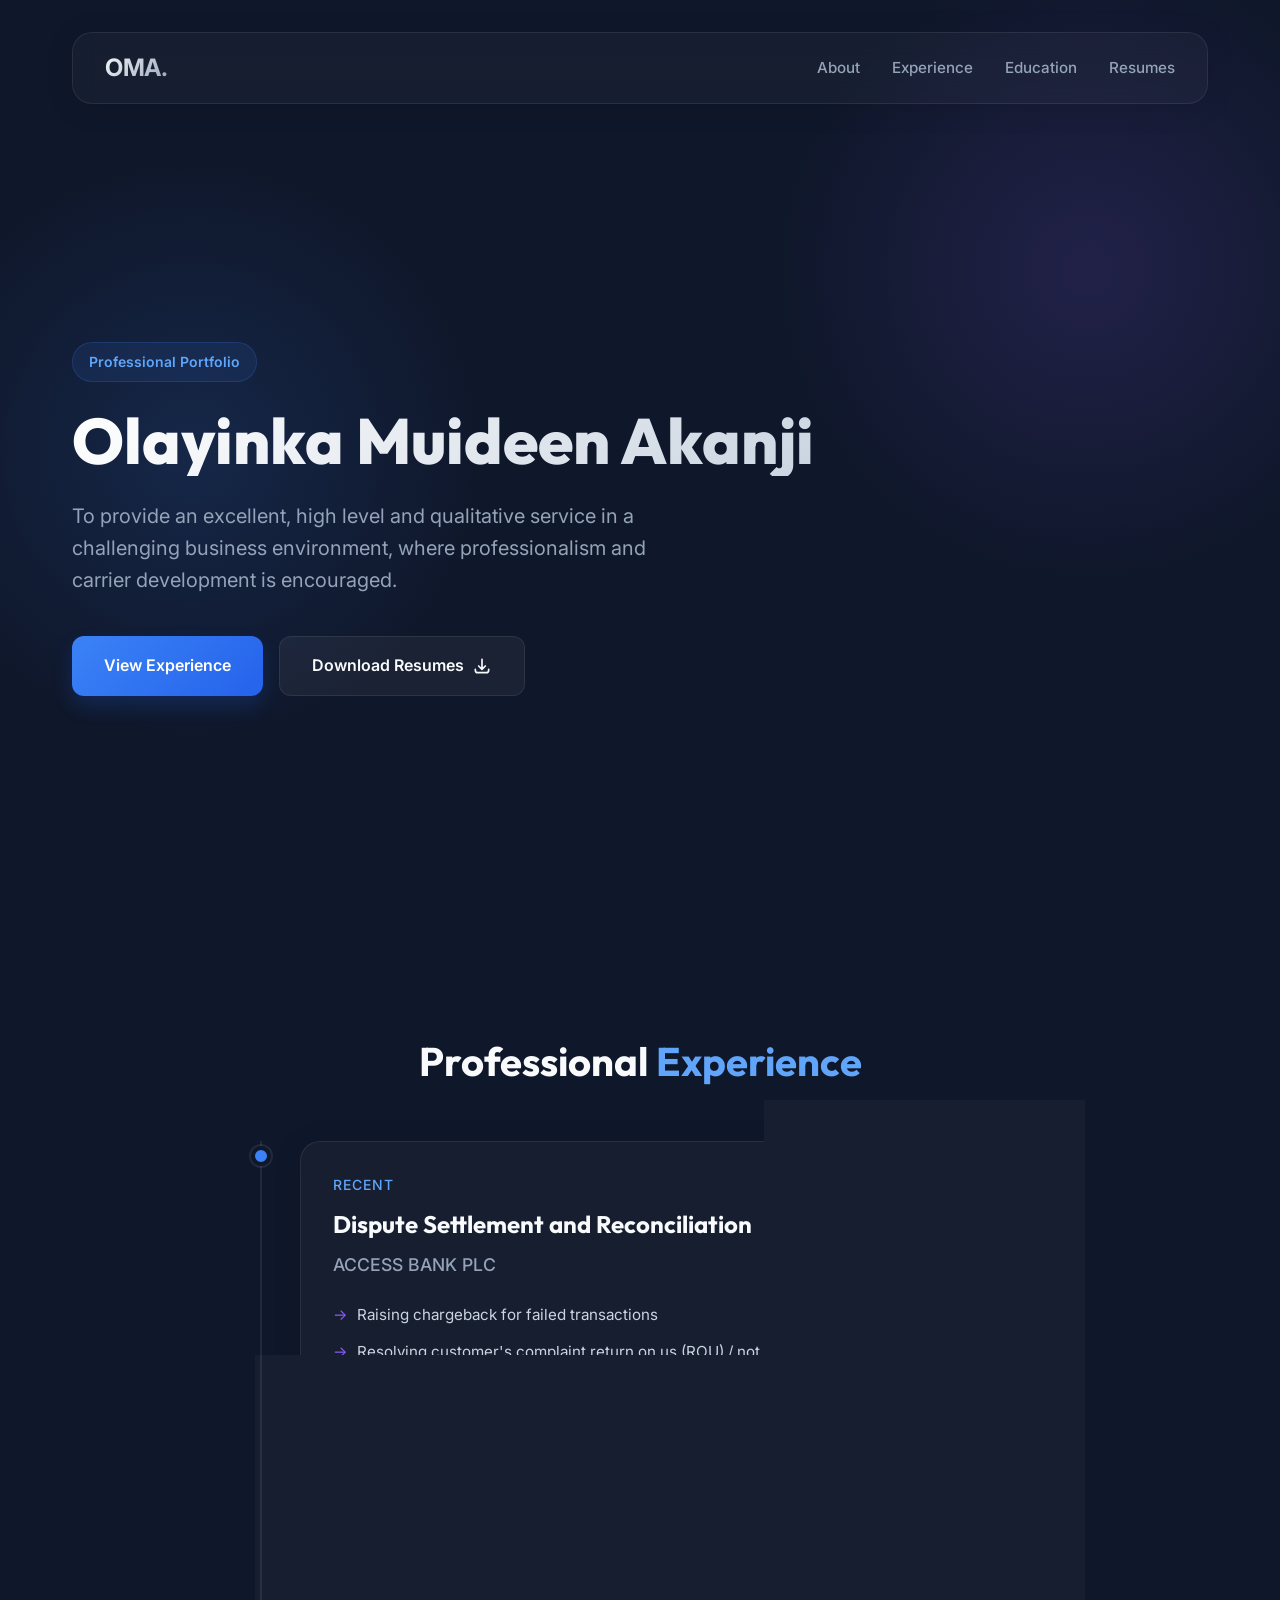
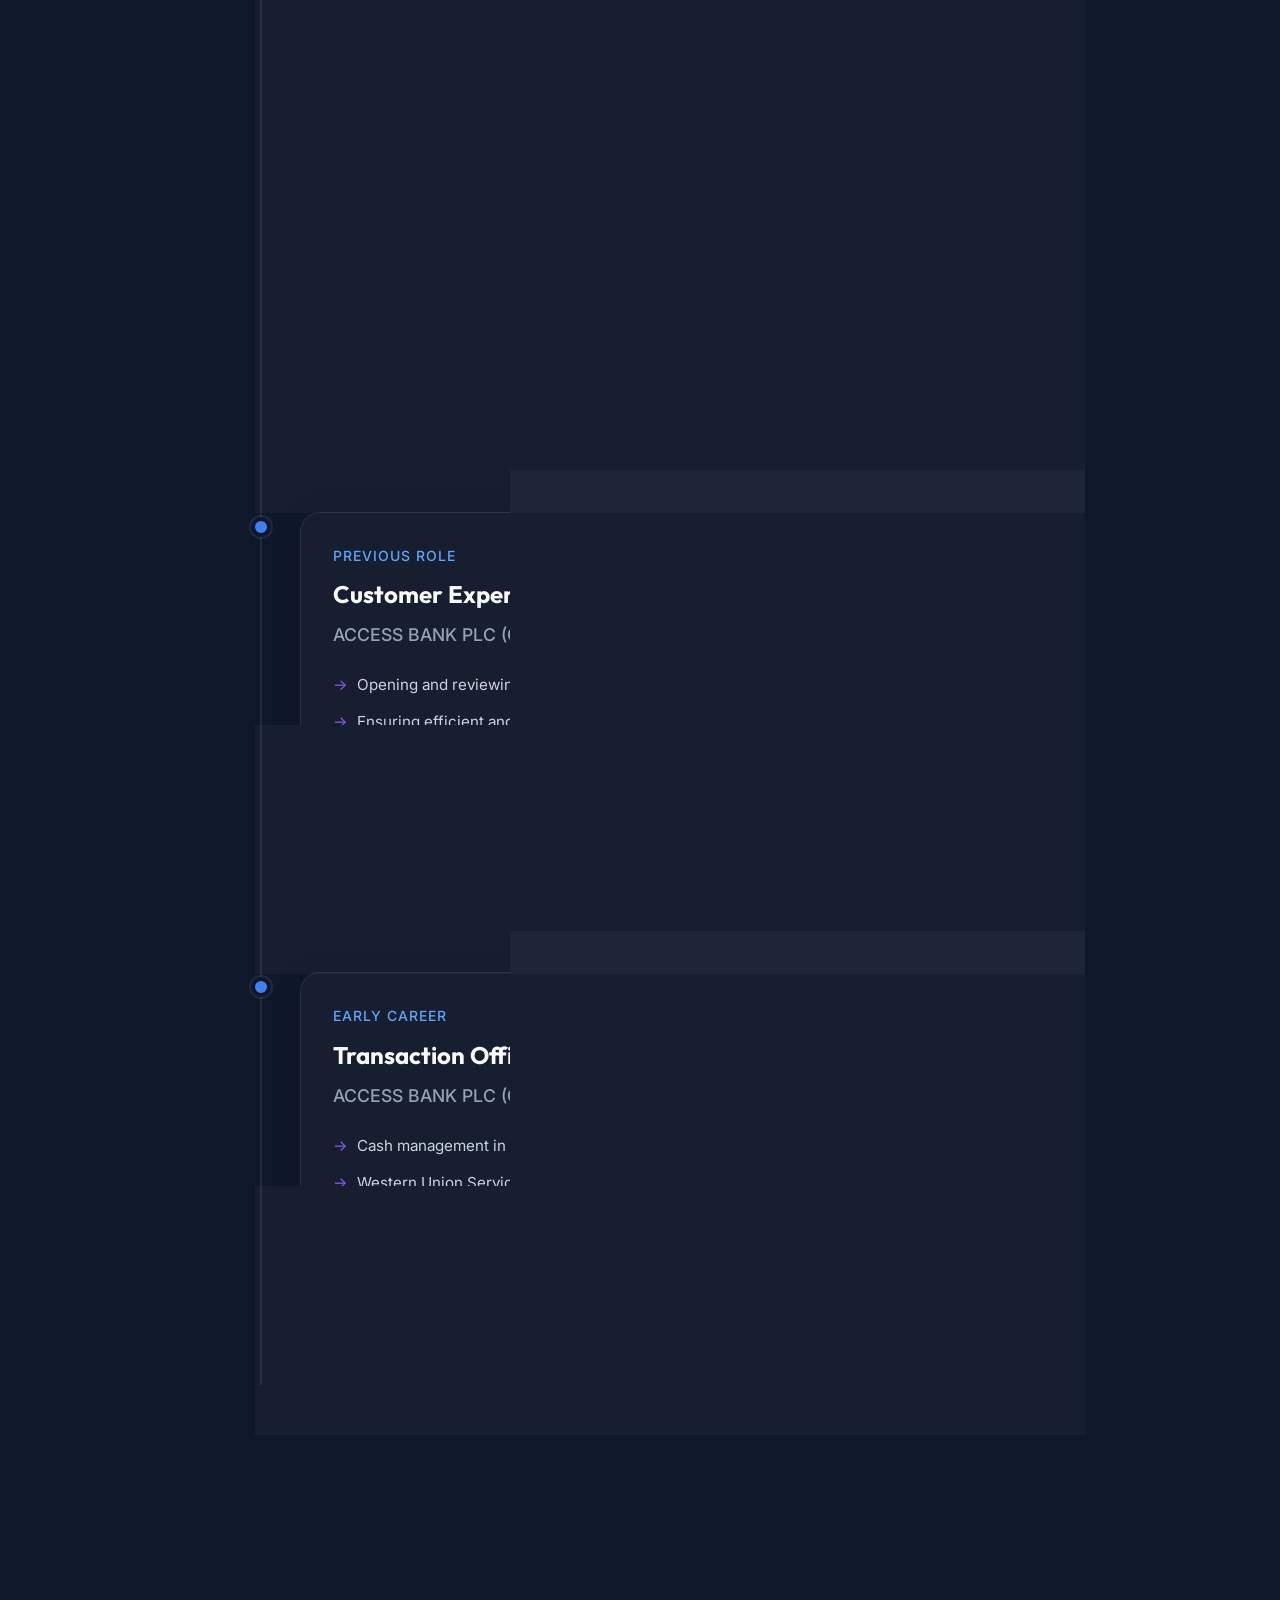
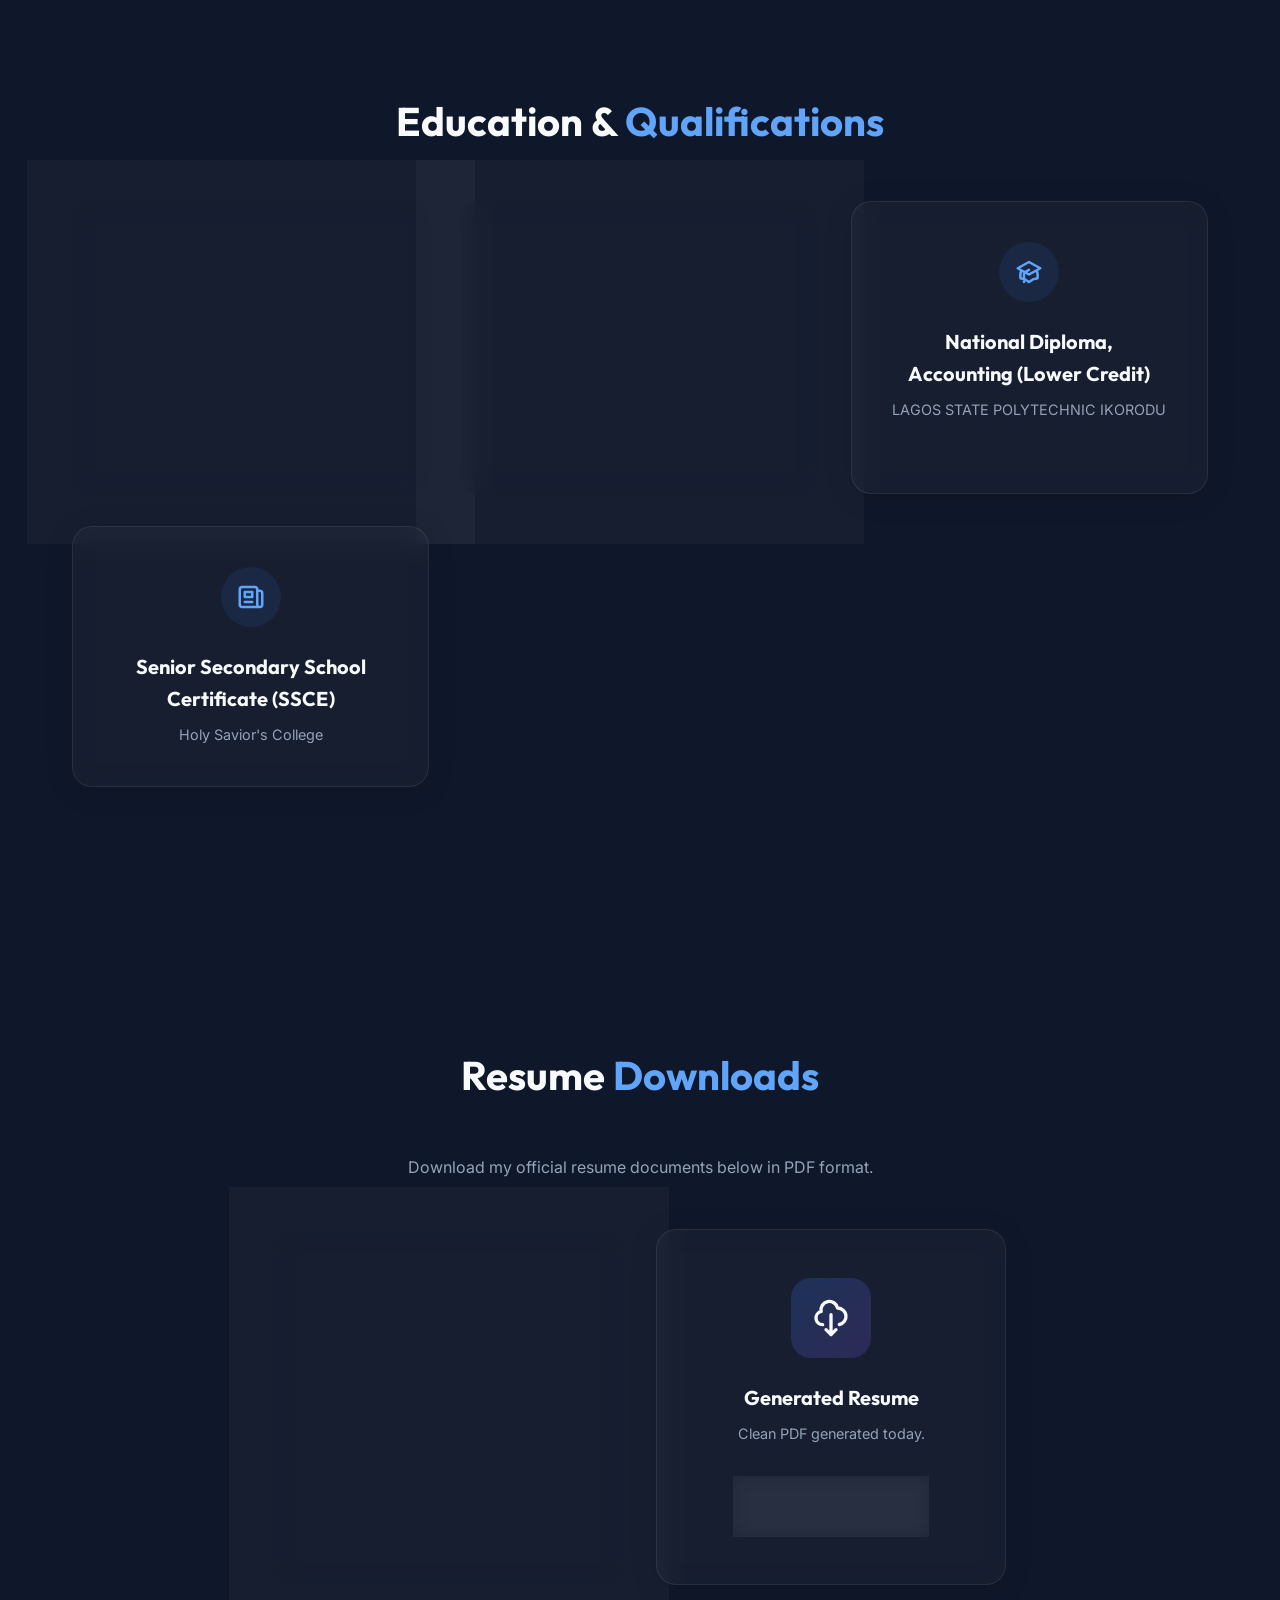
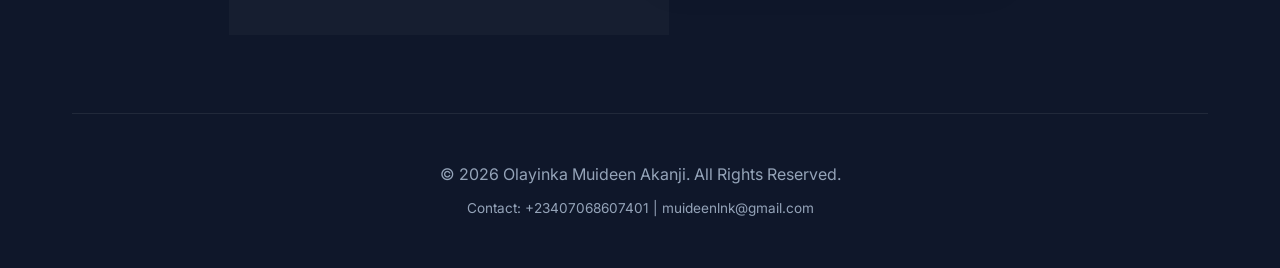
<file: index.html>
<!DOCTYPE html>
<html lang="en">

<head>
    <meta charset="UTF-8">
    <meta name="viewport" content="width=device-width, initial-scale=1.0">
    <title>Olayinka Muideen Akanji | Portfolio</title>
    <meta name="description"
        content="Professional portfolio of Olayinka Muideen Akanji - Dispute Settlement & Reconciliation Expert">
    <link rel="stylesheet" href="index.css">
</head>

<body>

    <div class="container">
        <!-- Header -->
        <header>
            <nav class="glass">
                <div class="logo">OMA.</div>
                <ul class="nav-links">
                    <li><a href="#about">About</a></li>
                    <li><a href="#experience">Experience</a></li>
                    <li><a href="#education">Education</a></li>
                    <li><a href="#resumes">Resumes</a></li>
                </ul>
            </nav>
        </header>

        <!-- Hero Section -->
        <section class="hero" id="about">
            <div class="hero-content">
                <div class="badge">Professional Portfolio</div>
                <h1>Olayinka Muideen <span>Akanji</span></h1>
                <p>To provide an excellent, high level and qualitative service in a challenging business environment,
                    where professionalism and carrier development is encouraged.</p>

                <div class="btn-group">
                    <a href="#experience" class="btn btn-primary">
                        View Experience
                    </a>
                    <a href="#resumes" class="btn btn-glass">
                        Download Resumes
                        <svg fill="none" stroke="currentColor" viewBox="0 0 24 24" xmlns="http://www.w3.org/2000/svg">
                            <path stroke-linecap="round" stroke-linejoin="round" stroke-width="2"
                                d="M4 16v1a3 3 0 003 3h10a3 3 0 003-3v-1m-4-4l-4 4m0 0l-4-4m4 4V4"></path>
                        </svg>
                    </a>
                </div>
            </div>
        </section>

        <!-- Experience Section -->
        <section id="experience">
            <h2 class="section-title">Professional <span>Experience</span></h2>

            <div class="timeline">

                <div class="timeline-item">
                    <div class="timeline-dot"></div>
                    <div class="timeline-content glass">
                        <div class="timeline-date">Recent</div>
                        <h3 class="timeline-title">Dispute Settlement and Reconciliation</h3>
                        <div class="timeline-company">ACCESS BANK PLC</div>
                        <ul class="timeline-duties">
                            <li>Raising chargeback for failed transactions</li>
                            <li>Resolving customer's complaint return on us (ROU) / not on us (NOU).</li>
                            <li>Liaising with other banks for unclaimed transactions</li>
                            <li>Provides valid journal for declined transactions and engages acquiring
                                banks/Interswitch for wrong journals.</li>
                            <li>Perform daily settlement and reconciliation of high‑volume interbank and electronic
                                payment transactions across multiple payment channels.</li>
                            <li>Review of exceptions to ensure that entries in the GL proof are reconciled/matched off.
                            </li>
                            <li>Ensuring timely reconciliation of all transactions done on the bank’s E-channels & other
                                terminals, ensuring that accounting systems and GLs reflect the correct transactions.
                            </li>
                            <li>Monitoring of the bank’s transactions to detect irregularities and liaising with banks
                                or switches where there are discrepancies.</li>
                            <li>Reconcile credit card transactions (Dual Transaction Service) and liaise with banks,
                                Unified Payments, and other counterparties to resolve transaction issues.</li>
                            <li>Escalate exceptional or aged items and identify potential errors within the
                                organisation’s General Ledger accounts.</li>
                            <li>Collaborate closely with internal teams to streamline processes and improve workflow
                                efficiency.</li>
                            <li>Monitoring and ensuring the timely settlement of transactions within specified
                                deadlines.</li>
                            <li>Lead and facilitate weekly GL review meetings to ensure accuracy and completeness of
                                financial records.</li>
                            <li>Uploading settlement entries for audit and documentation trials to support compliance,
                                internal controls and regulatory review and generating settlement reports.</li>
                        </ul>
                    </div>
                </div>

                <div class="timeline-item">
                    <div class="timeline-dot"></div>
                    <div class="timeline-content glass">
                        <div class="timeline-date">Previous Role</div>
                        <h3 class="timeline-title">Customer Experience Officer</h3>
                        <div class="timeline-company">ACCESS BANK PLC (Oshodi Branch)</div>
                        <ul class="timeline-duties">
                            <li>Opening and reviewing of various accounts.</li>
                            <li>Ensuring efficient and effective service to customers.</li>
                            <li>Ensuring that customers' issues are resolved to enhance good customer experience.</li>
                            <li>Confirm all transactions before processing.</li>
                            <li>Creating customers on E-channel platforms.</li>
                            <li>Monitoring all E-channels transaction errors and reversal processes</li>
                        </ul>
                    </div>
                </div>

                <div class="timeline-item">
                    <div class="timeline-dot"></div>
                    <div class="timeline-content glass">
                        <div class="timeline-date">Early Career</div>
                        <h3 class="timeline-title">Transaction Officer</h3>
                        <div class="timeline-company">ACCESS BANK PLC (Old Ojo Road & Ire Akari Branch)</div>
                        <ul class="timeline-duties">
                            <li>Cash management in and out across the counter Vault cash management and Balancing</li>
                            <li>Western Union Services & Telegraphic Transfer</li>
                            <li>Salary Upload & FIRS and LASG e-pay Tax processing</li>
                            <li>Processing of outward clearing cheques</li>
                            <li>Issuance of draft and fund transfer processing.</li>
                            <li>Branch Admin and IT Officer</li>
                        </ul>
                    </div>
                </div>

            </div>
        </section>

        <!-- Education Section -->
        <section id="education">
            <h2 class="section-title">Education & <span>Qualifications</span></h2>

            <div class="education-grid">

                <div class="edu-card glass">
                    <div class="edu-icon">
                        <svg fill="none" stroke="currentColor" viewBox="0 0 24 24" xmlns="http://www.w3.org/2000/svg">
                            <path d="M12 14l9-5-9-5-9 5 9 5z"></path>
                            <path
                                d="M12 14l6.16-3.422a12.083 12.083 0 01.665 6.479A11.952 11.952 0 0012 20.055a11.952 11.952 0 00-6.824-2.998 12.078 12.078 0 01.665-6.479L12 14z">
                            </path>
                            <path stroke-linecap="round" stroke-linejoin="round" stroke-width="2"
                                d="M12 14l9-5-9-5-9 5 9 5zm0 0l6.16-3.422a12.083 12.083 0 01.665 6.479A11.952 11.952 0 0012 20.055a11.952 11.952 0 00-6.824-2.998 12.078 12.078 0 01.665-6.479L12 14zm-4 6v-7.5l4-2.222">
                            </path>
                        </svg>
                    </div>
                    <h3 class="edu-title">Institute of Chartered Accountants of Nigeria (ICAN) - Skills Stage (In View)
                    </h3>
                    <div class="edu-school">Professional Qualification</div>
                </div>

                <div class="edu-card glass">
                    <div class="edu-icon">
                        <svg fill="none" stroke="currentColor" viewBox="0 0 24 24" xmlns="http://www.w3.org/2000/svg">
                            <path d="M12 14l9-5-9-5-9 5 9 5z"></path>
                            <path
                                d="M12 14l6.16-3.422a12.083 12.083 0 01.665 6.479A11.952 11.952 0 0012 20.055a11.952 11.952 0 00-6.824-2.998 12.078 12.078 0 01.665-6.479L12 14z">
                            </path>
                            <path stroke-linecap="round" stroke-linejoin="round" stroke-width="2"
                                d="M12 14l9-5-9-5-9 5 9 5zm0 0l6.16-3.422a12.083 12.083 0 01.665 6.479A11.952 11.952 0 0012 20.055a11.952 11.952 0 00-6.824-2.998 12.078 12.078 0 01.665-6.479L12 14zm-4 6v-7.5l4-2.222">
                            </path>
                        </svg>
                    </div>
                    <h3 class="edu-title">Higher National Diploma, Accounting (Upper Credit)</h3>
                    <div class="edu-school">LAGOS STATE POLYTECHNIC IKORODU</div>
                </div>

                <div class="edu-card glass">
                    <div class="edu-icon">
                        <svg fill="none" stroke="currentColor" viewBox="0 0 24 24" xmlns="http://www.w3.org/2000/svg">
                            <path d="M12 14l9-5-9-5-9 5 9 5z"></path>
                            <path
                                d="M12 14l6.16-3.422a12.083 12.083 0 01.665 6.479A11.952 11.952 0 0012 20.055a11.952 11.952 0 00-6.824-2.998 12.078 12.078 0 01.665-6.479L12 14z">
                            </path>
                            <path stroke-linecap="round" stroke-linejoin="round" stroke-width="2"
                                d="M12 14l9-5-9-5-9 5 9 5zm0 0l6.16-3.422a12.083 12.083 0 01.665 6.479A11.952 11.952 0 0012 20.055a11.952 11.952 0 00-6.824-2.998 12.078 12.078 0 01.665-6.479L12 14zm-4 6v-7.5l4-2.222">
                            </path>
                        </svg>
                    </div>
                    <h3 class="edu-title">National Diploma, Accounting (Lower Credit)</h3>
                    <div class="edu-school">LAGOS STATE POLYTECHNIC IKORODU</div>
                </div>

                <div class="edu-card glass">
                    <div class="edu-icon">
                        <svg fill="none" stroke="currentColor" viewBox="0 0 24 24">
                            <path stroke-linecap="round" stroke-linejoin="round" stroke-width="2"
                                d="M19 20H5a2 2 0 01-2-2V6a2 2 0 012-2h10a2 2 0 012 2v1m2 13a2 2 0 01-2-2V7m2 13a2 2 0 002-2V9a2 2 0 00-2-2h-2m-4-3H9M7 16h6M7 8h6v4H7V8z">
                            </path>
                        </svg>
                    </div>
                    <h3 class="edu-title">Senior Secondary School Certificate (SSCE)</h3>
                    <div class="edu-school">Holy Savior's College</div>
                </div>

            </div>
        </section>

        <!-- Resumes Section -->
        <section id="resumes" class="downloads">
            <h2 class="section-title">Resume <span>Downloads</span></h2>
            <p style="color: var(--text-muted); max-width: 600px; margin: 0 auto;">Download my official resume documents
                below in PDF format.</p>

            <div class="download-cards">

                <div class="download-card glass">
                    <div class="download-icon">
                        <svg fill="none" stroke="currentColor" viewBox="0 0 24 24" style="width: 40px; height: 40px;">
                            <path stroke-linecap="round" stroke-linejoin="round" stroke-width="2"
                                d="M9 12h6m-6 4h6m2 5H7a2 2 0 01-2-2V5a2 2 0 012-2h5.586a1 1 0 01.707.293l5.414 5.414a1 1 0 01.293.707V19a2 2 0 01-2 2z">
                            </path>
                        </svg>
                    </div>
                    <h3>Original CV</h3>
                    <p>MUIDEEN OLAYINKA CV-4.pdf</p>
                    <a href="MUIDEEN OLAYINKA CV-4.pdf" target="_blank" class="btn btn-primary">
                        View / Download
                    </a>
                </div>

                <div class="download-card glass">
                    <div class="download-icon">
                        <svg fill="none" stroke="currentColor" viewBox="0 0 24 24" style="width: 40px; height: 40px;">
                            <path stroke-linecap="round" stroke-linejoin="round" stroke-width="2"
                                d="M7 16a4 4 0 01-.88-7.903A5 5 0 1115.9 6L16 6a5 5 0 011 9.9M9 19l3 3m0 0l3-3m-3 3V10">
                            </path>
                        </svg>
                    </div>
                    <h3>Generated Resume</h3>
                    <p>Clean PDF generated today.</p>
                    <a href="resume.pdf" target="_blank" class="btn btn-glass">
                        View / Download
                    </a>
                </div>

            </div>
        </section>

        <!-- Footer -->
        <footer>
            <p>&copy; 2026 Olayinka Muideen Akanji. All Rights Reserved.</p>
            <p style="margin-top: 10px; font-size: 0.85rem;">Contact: +23407068607401 | muideenlnk@gmail.com</p>
        </footer>

    </div>

    <!-- Smooth Scrolling Script -->
    <script>
        document.querySelectorAll('a[href^="#"]').forEach(anchor => {
            anchor.addEventListener('click', function (e) {
                e.preventDefault();
                document.querySelector(this.getAttribute('href')).scrollIntoView({
                    behavior: 'smooth'
                });
            });
        });
    </script>
</body>

</html>
</file>
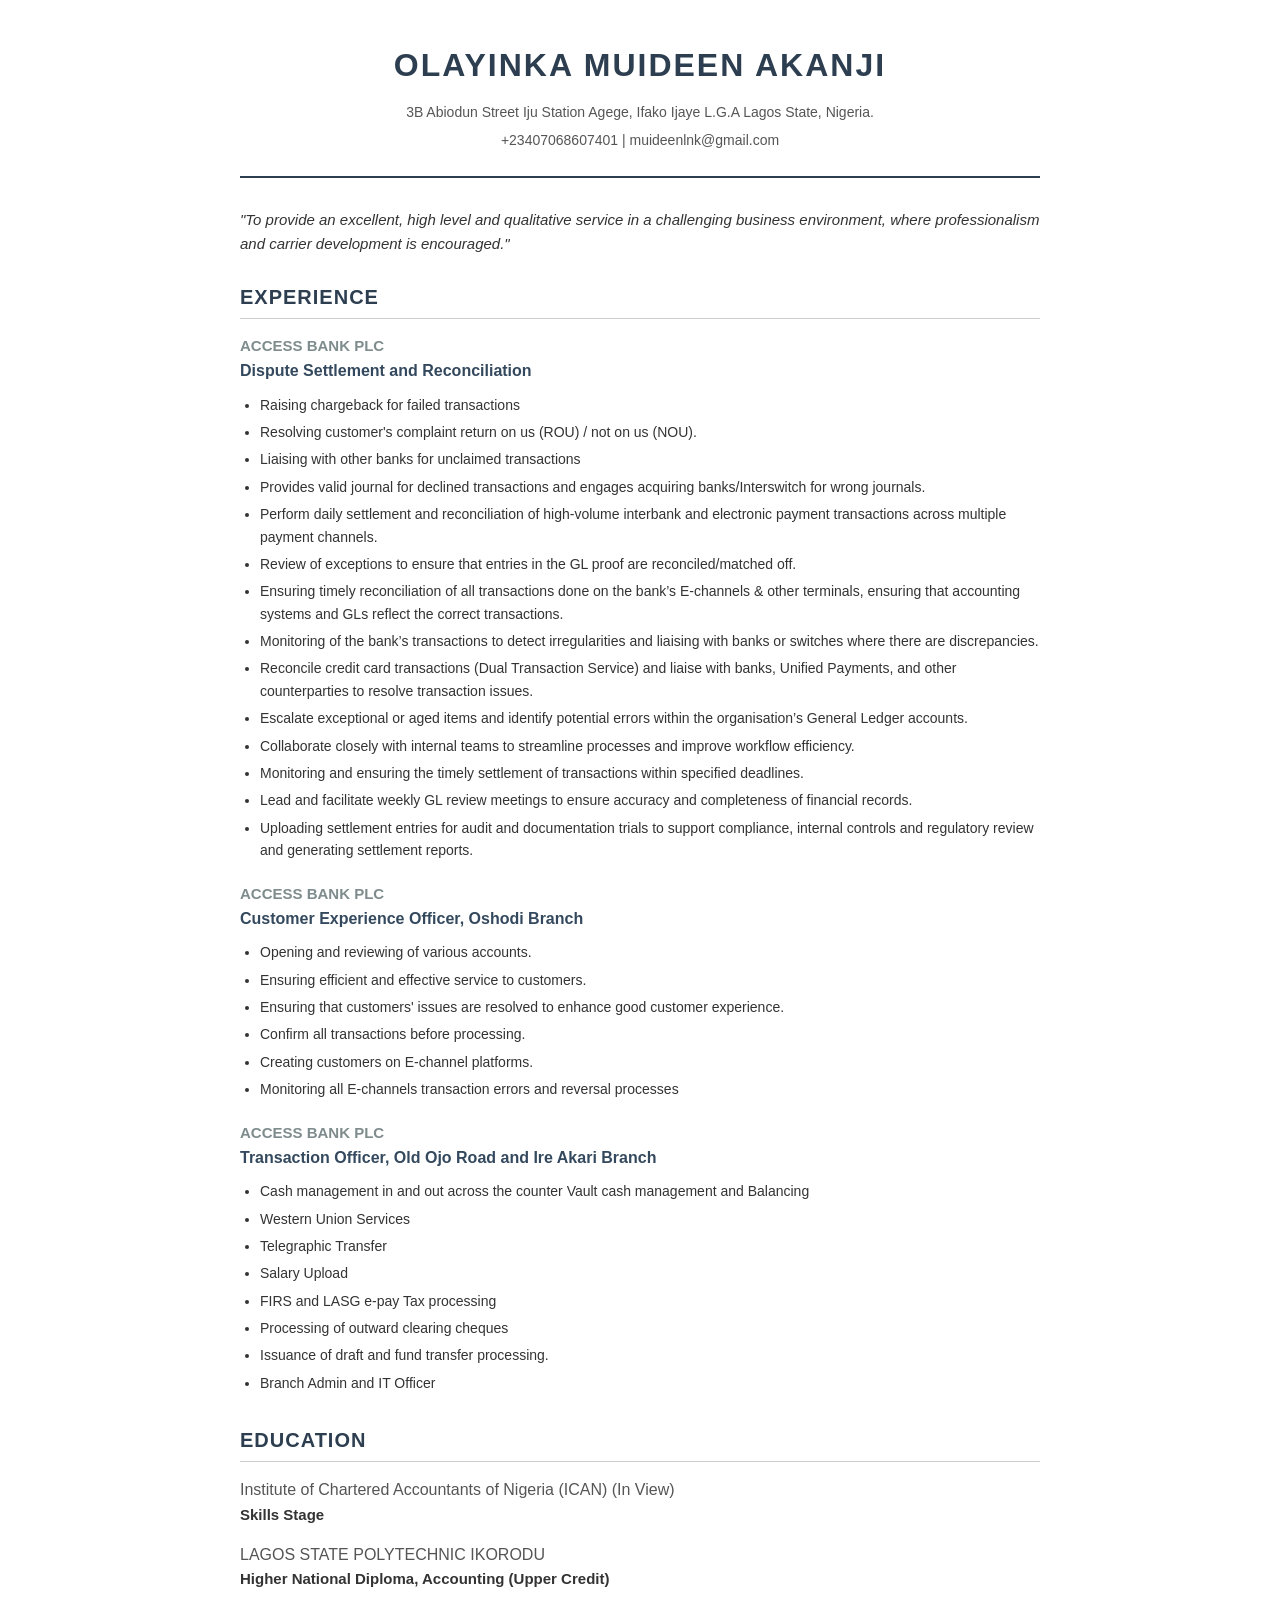
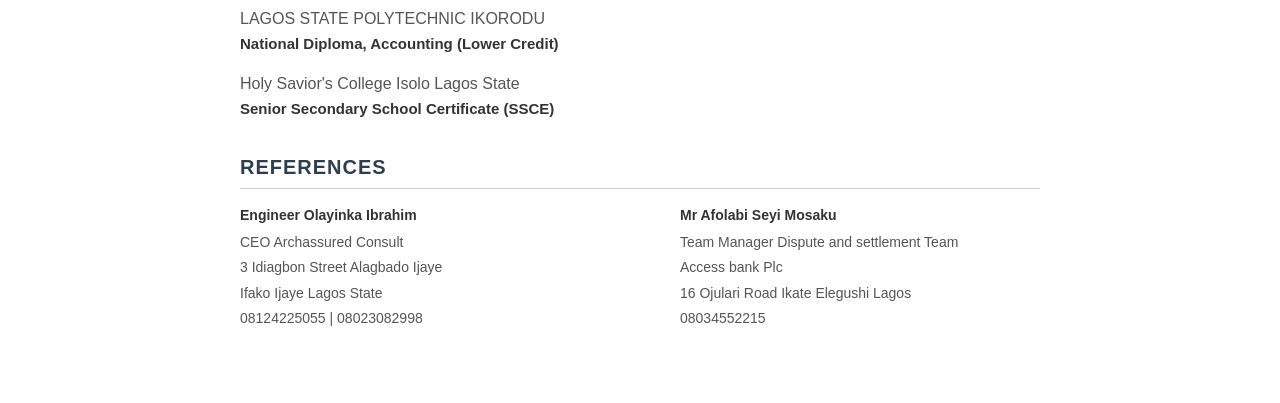
<file: resume.html>
<!DOCTYPE html>
<html lang="en">
<head>
    <meta charset="UTF-8">
    <meta name="viewport" content="width=device-width, initial-scale=1.0">
    <title>Resume - Muideen Olayinka Akanji</title>
    <style>
        body {
            font-family: 'Helvetica Neue', Helvetica, Arial, sans-serif;
            color: #333;
            line-height: 1.6;
            margin: 0;
            padding: 40px;
            background-color: #fff;
        }
        .container {
            max-width: 800px;
            margin: auto;
        }
        .header {
            text-align: center;
            border-bottom: 2px solid #2c3e50;
            padding-bottom: 20px;
            margin-bottom: 30px;
        }
        .header h1 {
            margin: 0 0 10px 0;
            color: #2c3e50;
            font-size: 32px;
            text-transform: uppercase;
            letter-spacing: 2px;
        }
        .contact-info {
            font-size: 14px;
            color: #555;
        }
        .contact-info p {
            margin: 5px 0;
        }
        .section {
            margin-bottom: 30px;
        }
        .section-title {
            color: #2c3e50;
            border-bottom: 1px solid #ccc;
            padding-bottom: 5px;
            margin-bottom: 15px;
            font-size: 20px;
            text-transform: uppercase;
            letter-spacing: 1px;
        }
        .objective {
            font-style: italic;
            font-size: 15px;
            margin-bottom: 25px;
        }
        .job {
            margin-bottom: 20px;
        }
        .job-title {
            font-weight: bold;
            font-size: 16px;
            color: #34495e;
        }
        .job-company {
            font-weight: bold;
            color: #7f8c8d;
            font-size: 15px;
        }
        .job-duties {
            margin-top: 10px;
            padding-left: 20px;
        }
        .job-duties li {
            margin-bottom: 5px;
            font-size: 14px;
        }
        .education-item {
            margin-bottom: 15px;
        }
        .education-degree {
            font-weight: bold;
            font-size: 15px;
        }
        .education-school {
            color: #555;
        }
        .references {
            display: flex;
            justify-content: space-between;
            font-size: 14px;
        }
        .reference-block {
            width: 45%;
        }
        .ref-name {
            font-weight: bold;
        }
        .ref-details {
            margin-top: 5px;
            color: #555;
        }
        .ref-details div {
            margin-bottom: 3px;
        }
    </style>
</head>
<body>
    <div class="container">
        <div class="header">
            <h1>Olayinka Muideen Akanji</h1>
            <div class="contact-info">
                <p>3B Abiodun Street Iju Station Agege, Ifako Ijaye L.G.A Lagos State, Nigeria.</p>
                <p>+23407068607401 | muideenlnk@gmail.com </p>
            </div>
        </div>

        <div class="objective">
            "To provide an excellent, high level and qualitative service in a challenging business environment, where professionalism and carrier development is encouraged."
        </div>

        <div class="section">
            <h2 class="section-title">Experience</h2>

            <div class="job">
                <div class="job-company">ACCESS BANK PLC</div>
                <div class="job-title">Dispute Settlement and Reconciliation</div>
                <ul class="job-duties">
                    <li>Raising chargeback for failed transactions</li>
                    <li>Resolving customer's complaint return on us (ROU) / not on us (NOU).</li>
                    <li>Liaising with other banks for unclaimed transactions</li>
                    <li>Provides valid journal for declined transactions and engages acquiring banks/Interswitch for wrong journals.</li>
                    <li>Perform daily settlement and reconciliation of high‑volume interbank and electronic payment transactions across multiple payment channels.</li>
                    <li>Review of exceptions to ensure that entries in the GL proof are reconciled/matched off.</li>
                    <li>Ensuring timely reconciliation of all transactions done on the bank’s E-channels & other terminals, ensuring that accounting systems and GLs reflect the correct transactions.</li>
                    <li>Monitoring of the bank’s transactions to detect irregularities and liaising with banks or switches where there are discrepancies.</li>
                    <li>Reconcile credit card transactions (Dual Transaction Service) and liaise with banks, Unified Payments, and other counterparties to resolve transaction issues.</li>
                    <li>Escalate exceptional or aged items and identify potential errors within the organisation’s General Ledger accounts.</li>
                    <li>Collaborate closely with internal teams to streamline processes and improve workflow efficiency.</li>
                    <li>Monitoring and ensuring the timely settlement of transactions within specified deadlines.</li>
                    <li>Lead and facilitate weekly GL review meetings to ensure accuracy and completeness of financial records.</li>
                    <li>Uploading settlement entries for audit and documentation trials to support compliance, internal controls and regulatory review and generating settlement reports.</li>
                </ul>
            </div>

            <div class="job">
                <div class="job-company">ACCESS BANK PLC</div>
                <div class="job-title">Customer Experience Officer, Oshodi Branch</div>
                <ul class="job-duties">
                    <li>Opening and reviewing of various accounts.</li>
                    <li>Ensuring efficient and effective service to customers.</li>
                    <li>Ensuring that customers' issues are resolved to enhance good customer experience.</li>
                    <li>Confirm all transactions before processing.</li>
                    <li>Creating customers on E-channel platforms.</li>
                    <li>Monitoring all E-channels transaction errors and reversal processes</li>
                </ul>
            </div>

            <div class="job">
                <div class="job-company">ACCESS BANK PLC</div>
                <div class="job-title">Transaction Officer, Old Ojo Road and Ire Akari Branch</div>
                <ul class="job-duties">
                    <li>Cash management in and out across the counter Vault cash management and Balancing</li>
                    <li>Western Union Services</li>
                    <li>Telegraphic Transfer</li>
                    <li>Salary Upload</li>
                    <li>FIRS and LASG e-pay Tax processing</li>
                    <li>Processing of outward clearing cheques</li>
                    <li>Issuance of draft and fund transfer processing.</li>
                    <li>Branch Admin and IT Officer</li>
                </ul>
            </div>
        </div>

        <div class="section">
            <h2 class="section-title">Education</h2>

            <div class="education-item">
                <div class="education-school">Institute of Chartered Accountants of Nigeria (ICAN) (In View)</div>
                <div class="education-degree">Skills Stage</div>
            </div>

            <div class="education-item">
                <div class="education-school">LAGOS STATE POLYTECHNIC IKORODU</div>
                <div class="education-degree">Higher National Diploma, Accounting (Upper Credit)</div>
            </div>

            <div class="education-item">
                <div class="education-school">LAGOS STATE POLYTECHNIC IKORODU</div>
                <div class="education-degree">National Diploma, Accounting (Lower Credit)</div>
            </div>

            <div class="education-item">
                <div class="education-school">Holy Savior's College Isolo Lagos State</div>
                <div class="education-degree">Senior Secondary School Certificate (SSCE)</div>
            </div>
        </div>

        <div class="section" style="page-break-inside: avoid;">
            <h2 class="section-title">References</h2>
            <div class="references">
                <div class="reference-block">
                    <div class="ref-name">Engineer Olayinka Ibrahim</div>
                    <div class="ref-details">
                        <div>CEO Archassured Consult</div>
                        <div>3 Idiagbon Street Alagbado Ijaye</div>
                        <div>Ifako Ijaye Lagos State</div>
                        <div>08124225055 | 08023082998</div>
                    </div>
                </div>
                <div class="reference-block">
                    <div class="ref-name">Mr Afolabi Seyi Mosaku</div>
                    <div class="ref-details">
                        <div>Team Manager Dispute and settlement Team</div>
                        <div>Access bank Plc</div>
                        <div>16 Ojulari Road Ikate Elegushi Lagos</div>
                        <div>08034552215</div>
                    </div>
                </div>
            </div>
        </div>

    </div>
</body>
</html>
</file>
<file: index.css>
@import url('https://fonts.googleapis.com/css2?family=Inter:wght@300;400;600;800&family=Outfit:wght@300;500;700&display=swap');

:root {
  --bg-dark: #0f172a;
  --bg-darker: #020617;
  --primary: #3b82f6;
  --primary-light: #60a5fa;
  --accent: #8b5cf6;
  --text-main: #f8fafc;
  --text-muted: #94a3b8;
  --glass-bg: rgba(255, 255, 255, 0.03);
  --glass-border: rgba(255, 255, 255, 0.08);
  --glass-shadow: 0 4px 30px rgba(0, 0, 0, 0.1);
}

* {
  margin: 0;
  padding: 0;
  box-sizing: border-box;
}

body {
  font-family: 'Inter', sans-serif;
  background-color: var(--bg-dark);
  background-image: 
    radial-gradient(circle at 15% 50%, rgba(59, 130, 246, 0.15), transparent 25%),
    radial-gradient(circle at 85% 30%, rgba(139, 92, 246, 0.15), transparent 25%);
  background-attachment: fixed;
  color: var(--text-main);
  line-height: 1.6;
  overflow-x: hidden;
}

h1, h2, h3, h4 {
  font-family: 'Outfit', sans-serif;
}

a {
  text-decoration: none;
  color: inherit;
}

/* Container */
.container {
  max-width: 1200px;
  margin: 0 auto;
  padding: 0 2rem;
}

/* Glassmorphism Classes */
.glass {
  background: var(--glass-bg);
  backdrop-filter: blur(12px);
  -webkit-backdrop-filter: blur(12px);
  border: 1px solid var(--glass-border);
  box-shadow: var(--glass-shadow);
  border-radius: 20px;
}

/* Header */
header {
  padding: 2rem 0;
  position: relative;
  z-index: 10;
}

nav {
  display: flex;
  justify-content: space-between;
  align-items: center;
  padding: 1rem 2rem;
  border-radius: 50px;
}

.logo {
  font-size: 1.5rem;
  font-weight: 700;
  letter-spacing: -0.5px;
  background: linear-gradient(135deg, var(--text-main), var(--text-muted));
  -webkit-background-clip: text;
  -webkit-text-fill-color: transparent;
}

.nav-links {
  display: flex;
  gap: 2rem;
  list-style: none;
}

.nav-links a {
  font-size: 0.95rem;
  font-weight: 500;
  color: var(--text-muted);
  transition: color 0.3s ease;
  position: relative;
}

.nav-links a:hover {
  color: var(--text-main);
}

.nav-links a::after {
  content: '';
  position: absolute;
  width: 0;
  height: 2px;
  bottom: -4px;
  left: 0;
  background: var(--primary);
  transition: width 0.3s ease;
}

.nav-links a:hover::after {
  width: 100%;
}

/* Hero Section */
.hero {
  min-height: 85vh;
  display: flex;
  align-items: center;
  position: relative;
}

.hero-content {
  max-width: 800px;
  animation: fadeUp 1s ease forwards;
}

.badge {
  display: inline-block;
  padding: 0.5rem 1rem;
  border-radius: 50px;
  background: rgba(59, 130, 246, 0.1);
  color: var(--primary-light);
  font-size: 0.875rem;
  font-weight: 600;
  margin-bottom: 1.5rem;
  border: 1px solid rgba(59, 130, 246, 0.2);
}

.hero h1 {
  font-size: clamp(3rem, 5vw, 5rem);
  font-weight: 800;
  line-height: 1.1;
  margin-bottom: 1.5rem;
  background: linear-gradient(135deg, #fff 0%, #cbd5e1 100%);
  -webkit-background-clip: text;
  -webkit-text-fill-color: transparent;
}

.hero h1 span {
  background: linear-gradient(135deg, var(--primaryLight), var(--accent));
  -webkit-background-clip: text;
  -webkit-text-fill-color: transparent;
  color: var(--primary-light);
}

.hero p {
  font-size: 1.25rem;
  color: var(--text-muted);
  margin-bottom: 2.5rem;
  max-width: 600px;
}

/* Buttons */
.btn-group {
  display: flex;
  gap: 1rem;
  flex-wrap: wrap;
}

.btn {
  display: inline-flex;
  align-items: center;
  justify-content: center;
  padding: 1rem 2rem;
  border-radius: 12px;
  font-weight: 600;
  font-size: 1rem;
  transition: all 0.3s ease;
  cursor: pointer;
  border: none;
}

.btn-primary {
  background: linear-gradient(135deg, var(--primary) 0%, #2563eb 100%);
  color: white;
  box-shadow: 0 10px 20px rgba(37, 99, 235, 0.2);
}

.btn-primary:hover {
  transform: translateY(-2px);
  box-shadow: 0 15px 25px rgba(37, 99, 235, 0.3);
}

.btn-glass {
  background: rgba(255, 255, 255, 0.05);
  border: 1px solid var(--glass-border);
  color: var(--text-main);
  backdrop-filter: blur(10px);
}

.btn-glass:hover {
  background: rgba(255, 255, 255, 0.1);
  transform: translateY(-2px);
}

.btn svg {
  margin-left: 0.5rem;
  width: 20px;
  height: 20px;
}

/* Sections */
section {
  padding: 8rem 0;
  position: relative;
}

.section-title {
  font-size: 2.5rem;
  margin-bottom: 3rem;
  text-align: center;
  position: relative;
}

.section-title span {
  color: var(--primary-light);
}

/* Experience Timeline */
.timeline {
  position: relative;
  max-width: 800px;
  margin: 0 auto;
}

.timeline::before {
  content: '';
  position: absolute;
  top: 0;
  bottom: 0;
  left: 20px;
  width: 2px;
  background: var(--glass-border);
}

.timeline-item {
  position: relative;
  padding-left: 60px;
  margin-bottom: 3rem;
  opacity: 0;
  transform: translateY(20px);
  animation: fadeUp 0.8s ease forwards;
}

.timeline-item:nth-child(2) { animation-delay: 0.2s; }
.timeline-item:nth-child(3) { animation-delay: 0.4s; }

.timeline-dot {
  position: absolute;
  left: 11px;
  top: 5px;
  width: 20px;
  height: 20px;
  border-radius: 50%;
  background: var(--primary);
  border: 4px solid var(--bg-dark);
  box-shadow: 0 0 0 2px var(--glass-border);
}

.timeline-content {
  padding: 2rem;
  transition: transform 0.3s ease;
}

.timeline-content:hover {
  transform: translateY(-5px);
}

.timeline-date {
  font-size: 0.875rem;
  color: var(--primary-light);
  margin-bottom: 0.5rem;
  font-weight: 500;
  letter-spacing: 1px;
  text-transform: uppercase;
}

.timeline-title {
  font-size: 1.5rem;
  margin-bottom: 0.5rem;
  color: var(--text-main);
}

.timeline-company {
  font-size: 1.1rem;
  color: var(--text-muted);
  margin-bottom: 1.5rem;
  font-weight: 500;
}

.timeline-duties {
  list-style: none;
}

.timeline-duties li {
  position: relative;
  padding-left: 1.5rem;
  margin-bottom: 0.75rem;
  color: #cbd5e1;
  font-size: 0.95rem;
}

.timeline-duties li::before {
  content: '→';
  position: absolute;
  left: 0;
  color: var(--accent);
}

/* Education Grid */
.education-grid {
  display: grid;
  grid-template-columns: repeat(auto-fit, minmax(300px, 1fr));
  gap: 2rem;
}

.edu-card {
  padding: 2.5rem;
  text-align: center;
  transition: transform 0.3s ease, border-color 0.3s ease;
}

.edu-card:hover {
  transform: translateY(-10px);
  border-color: rgba(59, 130, 246, 0.3);
}

.edu-icon {
  width: 60px;
  height: 60px;
  background: rgba(59, 130, 246, 0.1);
  border-radius: 50%;
  display: flex;
  align-items: center;
  justify-content: center;
  margin: 0 auto 1.5rem;
  color: var(--primary-light);
}

.edu-icon svg {
  width: 30px;
  height: 30px;
}

.edu-title {
  font-size: 1.25rem;
  margin-bottom: 0.5rem;
}

.edu-school {
  color: var(--text-muted);
  font-size: 0.9rem;
}

/* Connect / Downloads Section */
.downloads {
  text-align: center;
}

.download-cards {
  display: flex;
  justify-content: center;
  gap: 2rem;
  margin-top: 3rem;
  flex-wrap: wrap;
}

.download-card {
  padding: 3rem 2rem;
  width: 100%;
  max-width: 350px;
  display: flex;
  flex-direction: column;
  align-items: center;
  transition: all 0.3s ease;
}

.download-card:hover {
  transform: translateY(-5px);
  background: rgba(255, 255, 255, 0.05);
}

.download-icon {
  width: 80px;
  height: 80px;
  background: linear-gradient(135deg, rgba(59, 130, 246, 0.2), rgba(139, 92, 246, 0.2));
  border-radius: 20px;
  display: flex;
  align-items: center;
  justify-content: center;
  margin-bottom: 1.5rem;
  color: var(--text-main);
}

.download-card h3 {
  margin-bottom: 0.5rem;
  font-size: 1.25rem;
}

.download-card p {
  color: var(--text-muted);
  font-size: 0.9rem;
  margin-bottom: 2rem;
  text-align: center;
}

/* Footer */
footer {
  padding: 3rem 0;
  text-align: center;
  border-top: 1px solid var(--glass-border);
  color: var(--text-muted);
  position: relative;
  z-index: 10;
}

/* Animations */
@keyframes fadeUp {
  from {
    opacity: 0;
    transform: translateY(30px);
  }
  to {
    opacity: 1;
    transform: translateY(0);
  }
}

/* Responsive */
@media (max-width: 768px) {
  .hero h1 {
    font-size: 2.5rem;
  }
  
  .timeline::before {
    left: 0;
  }
  
  .timeline-item {
    padding-left: 30px;
  }
  
  .timeline-dot {
    left: -9px;
  }
  
  .nav-links {
    display: none;
  }
}
</file>
